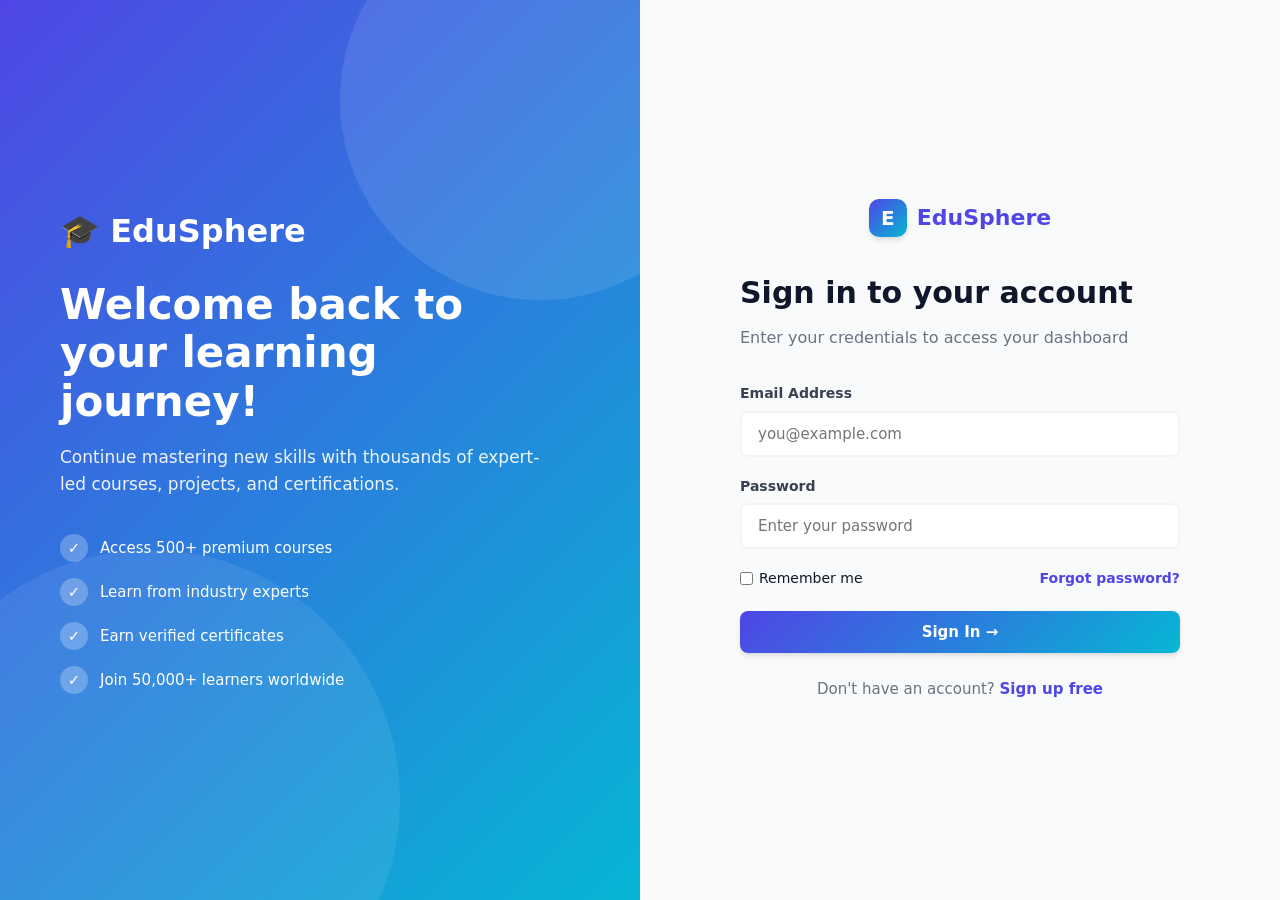
<file: docs/index.html>
<!DOCTYPE html>
<html lang="en">
<head>
<meta charset="UTF-8"/>
<meta name="viewport" content="width=device-width,initial-scale=1.0"/>
<title>EduSphere — Learn Without Limits | Online Courses & Certifications</title>
<meta name="description" content="EduSphere is a modern e-learning platform with 500+ expert-led courses in coding, design, business, and more. Start learning today!"/>
<link rel="stylesheet" href="css/style.css"/>
</head>
<body>

<!-- ============ NAVBAR ============ -->
<nav class="navbar">
  <div class="nav-wrap">
    <a href="index.html" class="brand">
      <span class="brand-logo">E</span> EduSphere
    </a>
    <ul class="nav-links" id="navLinks">
      <li><a href="index.html" class="active">Home</a></li>
      <li><a href="learning.html">Learning</a></li>
      <li><a href="contact.html">Contact</a></li>
    </ul>
    <div style="display:flex;align-items:center;gap:12px;">
      <div id="userSlot"></div>
      <button class="menu-toggle" id="menuToggle">☰</button>
    </div>
  </div>
</nav>

<!-- ============ HERO ============ -->
<section class="hero">
  <div class="container hero-grid">
    <div>
      <span class="hero-tag">⭐ Rated #1 Learning Platform 2025</span>
      <h1>Learn skills for the <span class="accent">future of work</span></h1>
      <p>Master in-demand skills with 500+ expert-led courses, real-world projects, and globally recognized certifications — all in one place.</p>
      <div class="hero-cta">
        <a href="learning.html" class="btn btn-primary">Explore Courses 🚀</a>
        <a href="#features" class="btn btn-outline">▶ Watch Demo</a>
      </div>
      <div class="hero-stats">
        <div class="stat"><strong>50K+</strong><span>Active Students</span></div>
        <div class="stat"><strong>500+</strong><span>Expert Courses</span></div>
        <div class="stat"><strong>92%</strong><span>Success Rate</span></div>
      </div>
    </div>
    <div class="hero-visual">
      <div class="floating-card fc-1">
        <div class="icon">📚</div>
        <div>500+ Courses<br/><span style="color:#6b7280;font-weight:400;font-size:12px;">All categories</span></div>
      </div>
      <div class="floating-card fc-2">
        <div class="icon">🏆</div>
        <div>Certificate<br/><span style="color:#6b7280;font-weight:400;font-size:12px;">Industry recognized</span></div>
      </div>
      <div class="floating-card fc-3">
        <div class="icon">👥</div>
        <div>Live Mentors<br/><span style="color:#6b7280;font-weight:400;font-size:12px;">24/7 Support</span></div>
      </div>
      <div class="play-btn">▶</div>
    </div>
  </div>
</section>

<!-- ============ FEATURES ============ -->
<section class="section" id="features">
  <div class="container">
    <div class="section-head">
      <span class="section-tag">WHY EDUSPHERE</span>
      <h2>Everything you need to grow your career</h2>
      <p>Built by educators, designed for learners. Discover what makes us different.</p>
    </div>
    <div class="features-grid">
      <div class="feature-card">
        <div class="feature-icon">🎯</div>
        <h3>Expert Instructors</h3>
        <p>Learn from professionals at Google, Microsoft, Amazon, and leading startups.</p>
      </div>
      <div class="feature-card">
        <div class="feature-icon">💡</div>
        <h3>Hands-on Projects</h3>
        <p>Build a portfolio with real-world projects reviewed by industry mentors.</p>
      </div>
      <div class="feature-card">
        <div class="feature-icon">🏅</div>
        <h3>Verified Certificates</h3>
        <p>Earn certificates that are recognized and valued by top global companies.</p>
      </div>
      <div class="feature-card">
        <div class="feature-icon">⏰</div>
        <h3>Learn at Your Pace</h3>
        <p>Lifetime access. Learn anytime, anywhere, on any device — no deadlines.</p>
      </div>
    </div>
  </div>
</section>

<!-- ============ POPULAR COURSES ============ -->
<section class="section" style="background:white;">
  <div class="container">
    <div class="section-head">
      <span class="section-tag">TRENDING NOW</span>
      <h2>Popular courses this week</h2>
      <p>Hand-picked courses students are loving right now</p>
    </div>
    <div class="courses-grid">

      <div class="course-card">
        <div class="course-thumb" style="background:linear-gradient(135deg,#4f46e5,#06b6d4);">
          <span class="badge">BESTSELLER</span>JS
        </div>
        <div class="course-body">
          <span class="course-cat">Web Development</span>
          <h3>Modern JavaScript Mastery</h3>
          <p>From fundamentals to ES2024 — build real projects from scratch.</p>
          <div class="course-meta">
            <span>📺 42 lessons</span>
            <span class="stars">★ 4.9</span>
            <span class="price">₹1,499</span>
          </div>
        </div>
      </div>

      <div class="course-card">
        <div class="course-thumb" style="background:linear-gradient(135deg,#f59e0b,#ef4444);">
          <span class="badge">NEW</span>PY
        </div>
        <div class="course-body">
          <span class="course-cat">Data Science</span>
          <h3>Python for Data Science</h3>
          <p>Pandas, NumPy, Matplotlib — analyze data like a pro.</p>
          <div class="course-meta">
            <span>📺 56 lessons</span>
            <span class="stars">★ 4.8</span>
            <span class="price">₹1,999</span>
          </div>
        </div>
      </div>

      <div class="course-card">
        <div class="course-thumb" style="background:linear-gradient(135deg,#10b981,#06b6d4);">
          <span class="badge">HOT 🔥</span>UX
        </div>
        <div class="course-body">
          <span class="course-cat">Design</span>
          <h3>UI/UX Design Bootcamp</h3>
          <p>Master Figma, design systems, and user research methods.</p>
          <div class="course-meta">
            <span>📺 38 lessons</span>
            <span class="stars">★ 4.9</span>
            <span class="price">₹2,499</span>
          </div>
        </div>
      </div>

      <div class="course-card">
        <div class="course-thumb" style="background:linear-gradient(135deg,#8b5cf6,#ec4899);">
          <span class="badge">FREE</span>AI
        </div>
        <div class="course-body">
          <span class="course-cat">Artificial Intelligence</span>
          <h3>Intro to Machine Learning</h3>
          <p>Understand AI, neural networks, and build your first model.</p>
          <div class="course-meta">
            <span>📺 28 lessons</span>
            <span class="stars">★ 4.7</span>
            <span class="price" style="color:var(--success);">FREE</span>
          </div>
        </div>
      </div>

    </div>
    <div style="text-align:center;margin-top:40px;">
      <a href="learning.html" class="btn btn-outline">View All Courses →</a>
    </div>
  </div>
</section>

<!-- ============ TESTIMONIALS ============ -->
<section class="section">
  <div class="container">
    <div class="section-head">
      <span class="section-tag">TESTIMONIALS</span>
      <h2>Loved by learners worldwide</h2>
      <p>Don't take our word for it — hear what our students say</p>
    </div>
    <div class="testimonials-grid">
      <div class="testimonial">
        <p>"EduSphere completely changed my career. I went from zero coding knowledge to landing my first developer job in 6 months!"</p>
        <div class="who"><div class="av">PS</div><div><strong>Priya Sharma</strong><span>Frontend Developer @ Infosys</span></div></div>
      </div>
      <div class="testimonial">
        <p>"The hands-on projects and instructor feedback were game-changing. Best investment I've made in myself."</p>
        <div class="who"><div class="av">RK</div><div><strong>Rahul Kumar</strong><span>Data Analyst @ TCS</span></div></div>
      </div>
      <div class="testimonial">
        <p>"Affordable, flexible, and incredibly well-designed. I recommend EduSphere to every student I know!"</p>
        <div class="who"><div class="av">AM</div><div><strong>Anita Mehta</strong><span>UI Designer @ Startup</span></div></div>
      </div>
    </div>
  </div>
</section>

<!-- ============ CTA ============ -->
<section class="section" style="background:var(--gradient);color:white;text-align:center;">
  <div class="container">
    <h2 style="font-size:36px;margin-bottom:14px;">Ready to start learning?</h2>
    <p style="font-size:18px;opacity:0.92;margin-bottom:30px;">Join 50,000+ learners building careers they love.</p>
    <a href="learning.html" class="btn" style="background:white;color:var(--primary);">Browse Courses →</a>
  </div>
</section>

<!-- ============ FOOTER ============ -->
<footer class="footer">
  <div class="container">
    <div class="footer-grid">
      <div>
        <div class="brand" style="color:white;"><span class="brand-logo">E</span> EduSphere</div>
        <p>Empowering 50,000+ learners worldwide to master in-demand skills and transform their careers.</p>
      </div>
      <div>
        <h4>Quick Links</h4>
        <ul><li><a href="index.html">Home</a></li><li><a href="learning.html">Learning</a></li><li><a href="contact.html">Contact</a></li></ul>
      </div>
      <div>
        <h4>Categories</h4>
        <ul><li><a href="learning.html">Web Dev</a></li><li><a href="learning.html">Data Science</a></li><li><a href="learning.html">Design</a></li><li><a href="learning.html">Business</a></li></ul>
      </div>
      <div>
        <h4>Support</h4>
        <ul><li><a href="contact.html">Help Center</a></li><li><a href="contact.html">Contact Us</a></li><li><a href="#">Privacy</a></li><li><a href="#">Terms</a></li></ul>
      </div>
    </div>
    <div class="footer-bottom">© 2025 EduSphere. Built for BCA Project. All rights reserved.</div>
  </div>
</footer>

<script src="js/auth.js"></script>
<script>
  // 🔒 Auth guard — protects this page
  Auth.requireAuth();
</script>
<script src="js/chatbot.js"></script>
</body>
</html>
</file>
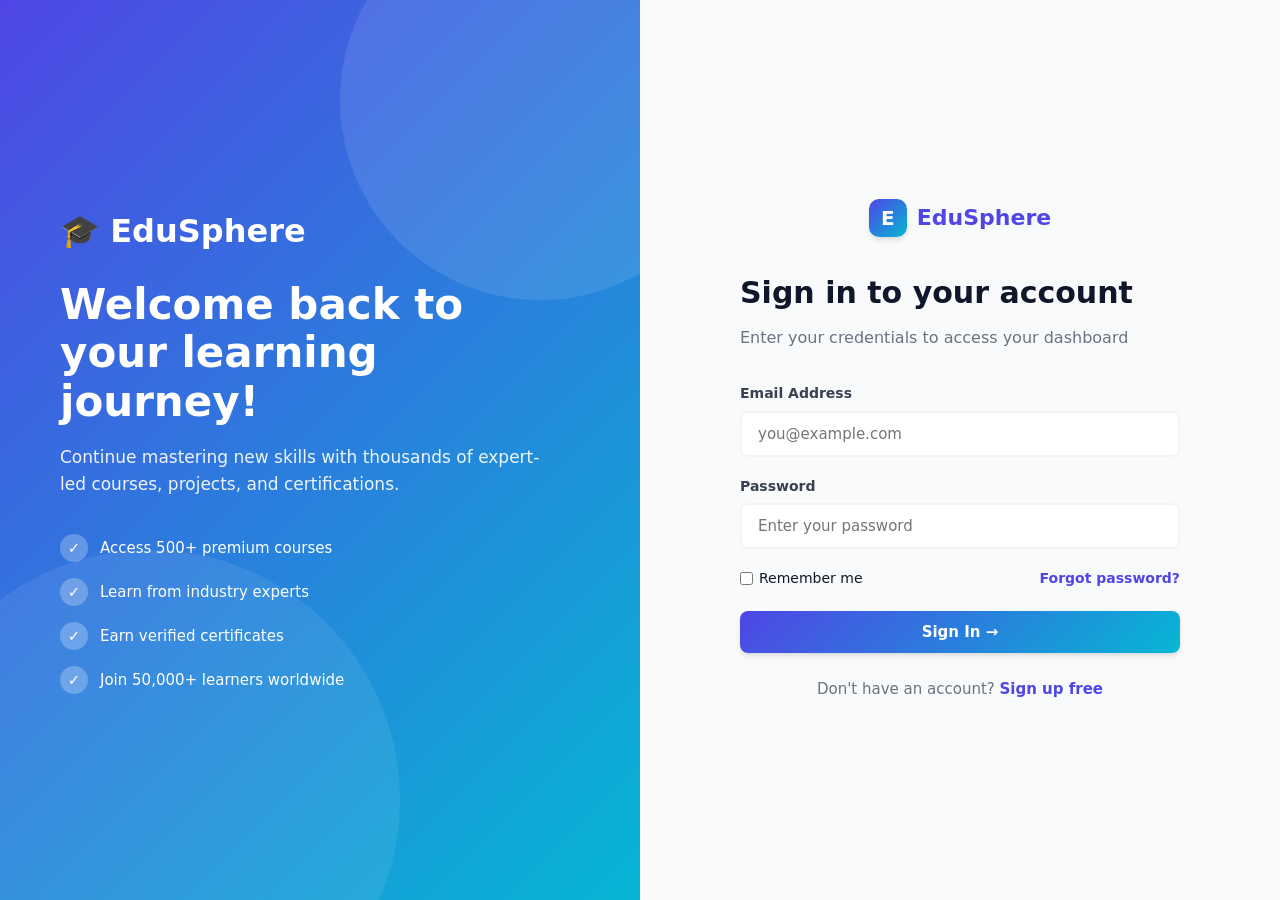
<file: docs/contact.html>
<!DOCTYPE html>
<html lang="en">
<head>
<meta charset="UTF-8"/>
<meta name="viewport" content="width=device-width,initial-scale=1.0"/>
<title>Contact Us — EduSphere | Get in Touch</title>
<meta name="description" content="Have questions about our courses? Reach out to the EduSphere team — we typically reply within 24 hours."/>
<link rel="stylesheet" href="css/style.css"/>
</head>
<body>

<!-- NAVBAR -->
<nav class="navbar">
  <div class="nav-wrap">
    <a href="index.html" class="brand"><span class="brand-logo">E</span> EduSphere</a>
    <ul class="nav-links" id="navLinks">
      <li><a href="index.html">Home</a></li>
      <li><a href="learning.html">Learning</a></li>
      <li><a href="contact.html" class="active">Contact</a></li>
    </ul>
    <div style="display:flex;align-items:center;gap:12px;">
      <div id="userSlot"></div>
      <button class="menu-toggle" id="menuToggle">☰</button>
    </div>
  </div>
</nav>

<section class="section">
  <div class="container">
    <div class="section-head">
      <span class="section-tag">GET IN TOUCH</span>
      <h2>We'd love to hear from you</h2>
      <p>Got a question about a course, payment, or technical issue? Our team is here to help.</p>
    </div>

    <div class="contact-grid">
      <!-- Info card -->
      <div class="contact-info-card">
        <h3>Contact Information</h3>
        <p>Reach out through any channel below — we respond within 24 hours.</p>

        <div class="info-item">
          <div class="ic">📧</div>
          <div><strong>Email</strong><span>support@edusphere.com</span></div>
        </div>
        <div class="info-item">
          <div class="ic">📞</div>
          <div><strong>Phone</strong><span>+91 98765 43210</span></div>
        </div>
        <div class="info-item">
          <div class="ic">📍</div>
          <div><strong>Office</strong><span>123 Learning Lane, Bengaluru, India 560001</span></div>
        </div>
        <div class="info-item">
          <div class="ic">🕒</div>
          <div><strong>Hours</strong><span>Mon - Sat: 9:00 AM - 7:00 PM IST</span></div>
        </div>

        <div class="socials">
          <a href="#" title="Twitter">𝕏</a>
          <a href="#" title="Facebook">f</a>
          <a href="#" title="LinkedIn">in</a>
          <a href="#" title="Instagram">📷</a>
          <a href="#" title="YouTube">▶</a>
        </div>
      </div>

      <!-- Form card -->
      <div class="contact-form-card">
        <h3>Send us a message</h3>
        <p>Fill out the form below and we'll get back to you shortly.</p>

        <div class="alert alert-success" id="okAlert">✅ Thank you! Your message has been sent successfully.</div>
        <div class="alert alert-error" id="errAlert"></div>

        <form id="contactForm" novalidate>
          <div class="field-row">
            <div class="field">
              <label for="cName">Full Name</label>
              <input type="text" id="cName" placeholder="John Doe" required/>
              <div class="err">Please enter your name.</div>
            </div>
            <div class="field">
              <label for="cEmail">Email</label>
              <input type="email" id="cEmail" placeholder="you@example.com" required/>
              <div class="err">Please enter a valid email.</div>
            </div>
          </div>

          <div class="field">
            <label for="cSubject">Subject</label>
            <select id="cSubject" required>
              <option value="">Select a topic...</option>
              <option>General Inquiry</option>
              <option>Course Question</option>
              <option>Payment / Billing</option>
              <option>Technical Support</option>
              <option>Partnership</option>
              <option>Other</option>
            </select>
            <div class="err">Please select a subject.</div>
          </div>

          <div class="field">
            <label for="cMessage">Message</label>
            <textarea id="cMessage" rows="6" placeholder="Tell us how we can help..." required></textarea>
            <div class="err">Please write your message (min 10 chars).</div>
          </div>

          <button type="submit" class="btn btn-primary btn-block">Send Message ✉️</button>
        </form>
      </div>
    </div>

    <!-- FAQ -->
    <div class="faq">
      <div class="section-head">
        <span class="section-tag">FAQ</span>
        <h2>Frequently asked questions</h2>
      </div>

      <div class="faq-item">
        <button class="faq-q">How do I enroll in a course? <span class="arrow">▼</span></button>
        <div class="faq-a"><p>Browse the Learning page, click on any course, and hit "Enroll Now". For paid courses you'll be guided through checkout.</p></div>
      </div>
      <div class="faq-item">
        <button class="faq-q">Do you offer refunds? <span class="arrow">▼</span></button>
        <div class="faq-a"><p>Yes — we offer a 30-day money-back guarantee on all paid courses. No questions asked.</p></div>
      </div>
      <div class="faq-item">
        <button class="faq-q">Will I get a certificate? <span class="arrow">▼</span></button>
        <div class="faq-a"><p>Yes! Complete any course with at least 80% score and you'll receive an industry-recognized certificate.</p></div>
      </div>
      <div class="faq-item">
        <button class="faq-q">Can I learn at my own pace? <span class="arrow">▼</span></button>
        <div class="faq-a"><p>Absolutely. All courses come with lifetime access — learn whenever and wherever you want.</p></div>
      </div>
      <div class="faq-item">
        <button class="faq-q">Are there any free courses? <span class="arrow">▼</span></button>
        <div class="faq-a"><p>Yes, we have 50+ completely free courses, especially for beginners. Look for the "FREE" badge on the Learning page.</p></div>
      </div>
    </div>
  </div>
</section>

<!-- FOOTER -->
<footer class="footer">
  <div class="container">
    <div class="footer-grid">
      <div>
        <div class="brand" style="color:white;"><span class="brand-logo">E</span> EduSphere</div>
        <p>Empowering learners worldwide to master in-demand skills.</p>
      </div>
      <div><h4>Quick Links</h4><ul><li><a href="index.html">Home</a></li><li><a href="learning.html">Learning</a></li><li><a href="contact.html">Contact</a></li></ul></div>
      <div><h4>Categories</h4><ul><li><a href="#">Web Dev</a></li><li><a href="#">Data Science</a></li><li><a href="#">Design</a></li></ul></div>
      <div><h4>Support</h4><ul><li><a href="contact.html">Help Center</a></li><li><a href="#">Privacy</a></li><li><a href="#">Terms</a></li></ul></div>
    </div>
    <div class="footer-bottom">© 2025 EduSphere. Built for BCA Project. All rights reserved.</div>
  </div>
</footer>

<script src="js/auth.js"></script>
<script>Auth.requireAuth();</script>
<script>
  // FAQ accordion
  document.querySelectorAll('.faq-q').forEach(q => {
    q.addEventListener('click', () => q.parentElement.classList.toggle('open'));
  });

  // Contact form
  const form = document.getElementById('contactForm');
  const ok = document.getElementById('okAlert');
  const err = document.getElementById('errAlert');

  function setErr(el) { el.parentElement.classList.add('has-error'); }
  function clearAll() {
    document.querySelectorAll('.field').forEach(f => f.classList.remove('has-error'));
    ok.classList.remove('show'); err.classList.remove('show');
  }

  form.addEventListener('submit', (e) => {
    e.preventDefault();
    clearAll();
    const n = document.getElementById('cName');
    const em = document.getElementById('cEmail');
    const sb = document.getElementById('cSubject');
    const ms = document.getElementById('cMessage');
    let valid = true;
    if (!n.value.trim()) { setErr(n); valid = false; }
    if (!/^[^\s@]+@[^\s@]+\.[^\s@]+$/.test(em.value)) { setErr(em); valid = false; }
    if (!sb.value) { setErr(sb); valid = false; }
    if (ms.value.trim().length < 10) { setErr(ms); valid = false; }
    if (!valid) return;
    ok.classList.add('show');
    form.reset();
    setTimeout(() => ok.classList.remove('show'), 5000);
  });

  // Pre-fill name/email from session
  const s = Auth.getSession();
  if (s) {
    document.getElementById('cName').value = `${s.firstName} ${s.lastName}`;
    document.getElementById('cEmail').value = s.email;
  }
</script>
<script src="js/chatbot.js"></script>
</body>
</html>
</file>
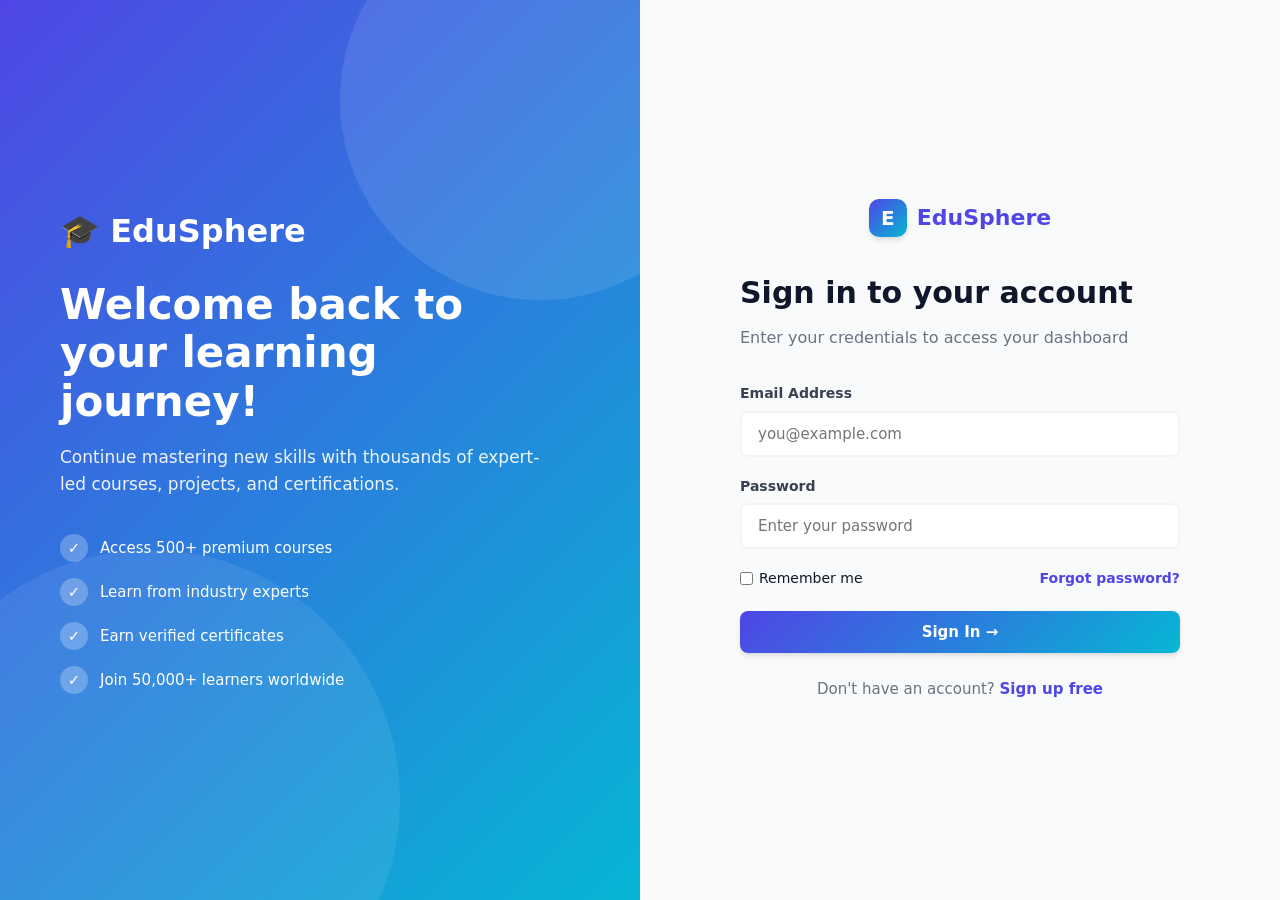
<file: docs/learning.html>
<!DOCTYPE html>
<html lang="en">
<head>
<meta charset="UTF-8"/>
<meta name="viewport" content="width=device-width,initial-scale=1.0"/>
<title>Learning — EduSphere | Browse 500+ Courses</title>
<meta name="description" content="Browse our complete catalog of online courses across 8 categories. Find your next learning adventure on EduSphere."/>
<link rel="stylesheet" href="css/style.css"/>
</head>
<body>

<!-- NAVBAR -->
<nav class="navbar">
  <div class="nav-wrap">
    <a href="index.html" class="brand"><span class="brand-logo">E</span> EduSphere</a>
    <ul class="nav-links" id="navLinks">
      <li><a href="index.html">Home</a></li>
      <li><a href="learning.html" class="active">Learning</a></li>
      <li><a href="contact.html">Contact</a></li>
    </ul>
    <div style="display:flex;align-items:center;gap:12px;">
      <div id="userSlot"></div>
      <button class="menu-toggle" id="menuToggle">☰</button>
    </div>
  </div>
</nav>

<!-- HERO -->
<section class="learning-hero">
  <div class="container">
    <h1>Discover your next skill 📚</h1>
    <p>Explore 500+ courses across 8 categories taught by world-class instructors.</p>
    <div class="search-bar">
      <input type="text" id="searchInput" placeholder="Search courses, topics, instructors..."/>
      <button onclick="filterCourses()">🔍 Search</button>
    </div>
  </div>
</section>

<div class="container">

  <!-- MY LEARNING (enrolled) -->
  <section class="my-learning" id="myLearning">
    <h2>📖 My Learning</h2>
    <p>Pick up where you left off</p>
    <div class="enrolled-list" id="enrolledList"></div>
  </section>

  <!-- CATEGORIES -->
  <section style="margin-bottom:40px;">
    <div class="section-head" style="margin-bottom:30px;text-align:left;">
      <h2 style="font-size:28px;">Browse by category</h2>
      <p>Find your perfect learning path</p>
    </div>
    <div class="cats-grid" id="catsGrid">
      <div class="cat-pill active" data-cat="all"><span class="ic">🌟</span><strong>All</strong><span>500+ courses</span></div>
      <div class="cat-pill" data-cat="web"><span class="ic">💻</span><strong>Web Dev</strong><span>120 courses</span></div>
      <div class="cat-pill" data-cat="data"><span class="ic">📊</span><strong>Data Science</strong><span>85 courses</span></div>
      <div class="cat-pill" data-cat="design"><span class="ic">🎨</span><strong>Design</strong><span>60 courses</span></div>
      <div class="cat-pill" data-cat="ai"><span class="ic">🤖</span><strong>AI / ML</strong><span>45 courses</span></div>
      <div class="cat-pill" data-cat="mobile"><span class="ic">📱</span><strong>Mobile</strong><span>50 courses</span></div>
      <div class="cat-pill" data-cat="business"><span class="ic">💼</span><strong>Business</strong><span>70 courses</span></div>
      <div class="cat-pill" data-cat="lang"><span class="ic">🗣️</span><strong>Languages</strong><span>40 courses</span></div>
    </div>
  </section>

  <!-- COURSES -->
  <section class="section" style="padding-top:0;">
    <div class="section-head" style="text-align:left;margin-bottom:30px;">
      <h2 style="font-size:28px;" id="catTitle">All Courses</h2>
      <p id="catCount">Showing all courses</p>
    </div>
    <div class="courses-grid" id="coursesGrid"></div>
    <div id="noResults" style="display:none;text-align:center;padding:60px;color:var(--gray-500);">
      <div style="font-size:60px;margin-bottom:14px;">🔍</div>
      <h3 style="margin-bottom:8px;">No courses found</h3>
      <p>Try a different search or category</p>
    </div>
  </section>
</div>

<!-- FOOTER -->
<footer class="footer">
  <div class="container">
    <div class="footer-grid">
      <div>
        <div class="brand" style="color:white;"><span class="brand-logo">E</span> EduSphere</div>
        <p>Empowering learners worldwide to master in-demand skills.</p>
      </div>
      <div><h4>Quick Links</h4><ul><li><a href="index.html">Home</a></li><li><a href="learning.html">Learning</a></li><li><a href="contact.html">Contact</a></li></ul></div>
      <div><h4>Categories</h4><ul><li><a href="#">Web Dev</a></li><li><a href="#">Data Science</a></li><li><a href="#">Design</a></li></ul></div>
      <div><h4>Support</h4><ul><li><a href="contact.html">Help Center</a></li><li><a href="#">Privacy</a></li><li><a href="#">Terms</a></li></ul></div>
    </div>
    <div class="footer-bottom">© 2025 EduSphere. Built for BCA Project. All rights reserved.</div>
  </div>
</footer>

<script src="js/auth.js"></script>
<script>Auth.requireAuth();</script>
<script>
  // ===== Course Data =====
  const COURSES = [
    {id:1, cat:'web', title:'Modern JavaScript Mastery', desc:'From fundamentals to ES2024 — build real projects.', price:'₹1,499', rating:4.9, lessons:42, badge:'BESTSELLER', icon:'JS', grad:'linear-gradient(135deg,#4f46e5,#06b6d4)'},
    {id:2, cat:'web', title:'React.js Complete Guide', desc:'Master React, hooks, Redux & Next.js fundamentals.', price:'₹1,999', rating:4.8, lessons:65, badge:'POPULAR', icon:'⚛️', grad:'linear-gradient(135deg,#06b6d4,#3b82f6)'},
    {id:3, cat:'web', title:'HTML & CSS from Zero', desc:'Build beautiful responsive websites from scratch.', price:'FREE', rating:4.7, lessons:30, badge:'FREE', icon:'</>', grad:'linear-gradient(135deg,#f59e0b,#ef4444)'},
    {id:4, cat:'data', title:'Python for Data Science', desc:'Pandas, NumPy, Matplotlib — analyze data like a pro.', price:'₹1,999', rating:4.8, lessons:56, badge:'NEW', icon:'PY', grad:'linear-gradient(135deg,#f59e0b,#ef4444)'},
    {id:5, cat:'data', title:'SQL & Database Mastery', desc:'Query databases like a pro. MySQL, PostgreSQL covered.', price:'₹999', rating:4.6, lessons:35, badge:'HOT 🔥', icon:'DB', grad:'linear-gradient(135deg,#10b981,#06b6d4)'},
    {id:6, cat:'design', title:'UI/UX Design Bootcamp', desc:'Master Figma, design systems & user research.', price:'₹2,499', rating:4.9, lessons:38, badge:'BESTSELLER', icon:'UX', grad:'linear-gradient(135deg,#10b981,#06b6d4)'},
    {id:7, cat:'design', title:'Graphic Design Essentials', desc:'Photoshop, Illustrator, branding fundamentals.', price:'₹1,499', rating:4.5, lessons:42, badge:'NEW', icon:'🎨', grad:'linear-gradient(135deg,#ec4899,#8b5cf6)'},
    {id:8, cat:'ai', title:'Intro to Machine Learning', desc:'Understand AI, neural networks & build your first model.', price:'FREE', rating:4.7, lessons:28, badge:'FREE', icon:'AI', grad:'linear-gradient(135deg,#8b5cf6,#ec4899)'},
    {id:9, cat:'ai', title:'Deep Learning with TensorFlow', desc:'Build CNNs, RNNs and real neural networks.', price:'₹3,499', rating:4.8, lessons:72, badge:'ADVANCED', icon:'🧠', grad:'linear-gradient(135deg,#6366f1,#8b5cf6)'},
    {id:10, cat:'mobile', title:'Flutter App Development', desc:'Build cross-platform iOS & Android apps with Flutter.', price:'₹1,999', rating:4.7, lessons:48, badge:'POPULAR', icon:'📱', grad:'linear-gradient(135deg,#06b6d4,#3b82f6)'},
    {id:11, cat:'mobile', title:'Android with Kotlin', desc:'Native Android development from beginner to advanced.', price:'₹1,799', rating:4.6, lessons:55, badge:'NEW', icon:'🤖', grad:'linear-gradient(135deg,#10b981,#059669)'},
    {id:12, cat:'business', title:'Digital Marketing Mastery', desc:'SEO, ads, social media — grow any brand online.', price:'₹1,299', rating:4.7, lessons:40, badge:'HOT 🔥', icon:'📈', grad:'linear-gradient(135deg,#f59e0b,#ef4444)'},
    {id:13, cat:'business', title:'Entrepreneurship 101', desc:'From idea to launch — start your own business.', price:'₹999', rating:4.5, lessons:32, badge:'NEW', icon:'💼', grad:'linear-gradient(135deg,#3b82f6,#6366f1)'},
    {id:14, cat:'lang', title:'Spoken English Fluency', desc:'Speak English confidently in 30 days.', price:'₹799', rating:4.8, lessons:60, badge:'BESTSELLER', icon:'🇬🇧', grad:'linear-gradient(135deg,#ef4444,#f59e0b)'},
    {id:15, cat:'lang', title:'Learn Spanish Basics', desc:'Conversational Spanish for travelers and beginners.', price:'₹699', rating:4.6, lessons:45, badge:'NEW', icon:'🇪🇸', grad:'linear-gradient(135deg,#dc2626,#f59e0b)'},
    {id:16, cat:'web', title:'Node.js & Express Backend', desc:'Build REST APIs and full-stack apps.', price:'₹1,799', rating:4.7, lessons:50, badge:'POPULAR', icon:'⚙️', grad:'linear-gradient(135deg,#10b981,#06b6d4)'},
  ];

  // ===== Render enrolled (mocked: first 3 courses with random progress) =====
  function renderEnrolled() {
    const session = Auth.getSession();
    const sample = COURSES.slice(0, 3).map((c, i) => ({
      ...c, progress: [65, 30, 85][i]
    }));
    const html = sample.map(c => `
      <div class="enrolled">
        <div class="top">
          <div class="ic" style="background:${c.grad};">${c.icon}</div>
          <div>
            <strong>${c.title}</strong>
            <span>${c.lessons} lessons</span>
          </div>
        </div>
        <div class="progress"><div class="progress-bar" style="width:${c.progress}%;"></div></div>
        <span class="pct">${c.progress}% complete</span>
      </div>
    `).join('');
    document.getElementById('enrolledList').innerHTML = html;
  }

  // ===== Render courses =====
  let currentCat = 'all';
  let currentSearch = '';

  function renderCourses() {
    let list = COURSES;
    if (currentCat !== 'all') list = list.filter(c => c.cat === currentCat);
    if (currentSearch) {
      const s = currentSearch.toLowerCase();
      list = list.filter(c => c.title.toLowerCase().includes(s) || c.desc.toLowerCase().includes(s));
    }
    const grid = document.getElementById('coursesGrid');
    const empty = document.getElementById('noResults');
    if (list.length === 0) {
      grid.innerHTML = ''; empty.style.display = 'block';
    } else {
      empty.style.display = 'none';
      grid.innerHTML = list.map(c => `
        <div class="course-card">
          <div class="course-thumb" style="background:${c.grad};">
            <span class="badge">${c.badge}</span>${c.icon}
          </div>
          <div class="course-body">
            <span class="course-cat">${catName(c.cat)}</span>
            <h3>${c.title}</h3>
            <p>${c.desc}</p>
            <div class="course-meta">
              <span>📺 ${c.lessons} lessons</span>
              <span class="stars">★ ${c.rating}</span>
              <span class="price" style="${c.price==='FREE'?'color:var(--success);':''}">${c.price}</span>
            </div>
          </div>
        </div>
      `).join('');
    }
    document.getElementById('catCount').textContent = `Showing ${list.length} course${list.length!==1?'s':''}`;
  }

  function catName(c) {
    return ({web:'Web Development', data:'Data Science', design:'Design',
             ai:'Artificial Intelligence', mobile:'Mobile', business:'Business',
             lang:'Languages'})[c] || 'Course';
  }

  // Category clicks
  document.querySelectorAll('.cat-pill').forEach(p => {
    p.addEventListener('click', () => {
      document.querySelectorAll('.cat-pill').forEach(x => x.classList.remove('active'));
      p.classList.add('active');
      currentCat = p.dataset.cat;
      document.getElementById('catTitle').textContent =
        currentCat === 'all' ? 'All Courses' : catName(currentCat);
      renderCourses();
    });
  });

  // Search
  function filterCourses() {
    currentSearch = document.getElementById('searchInput').value.trim();
    renderCourses();
  }
  document.getElementById('searchInput').addEventListener('input', filterCourses);

  // Init
  renderEnrolled();
  renderCourses();
</script>
<script src="js/chatbot.js"></script>
</body>
</html>
</file>
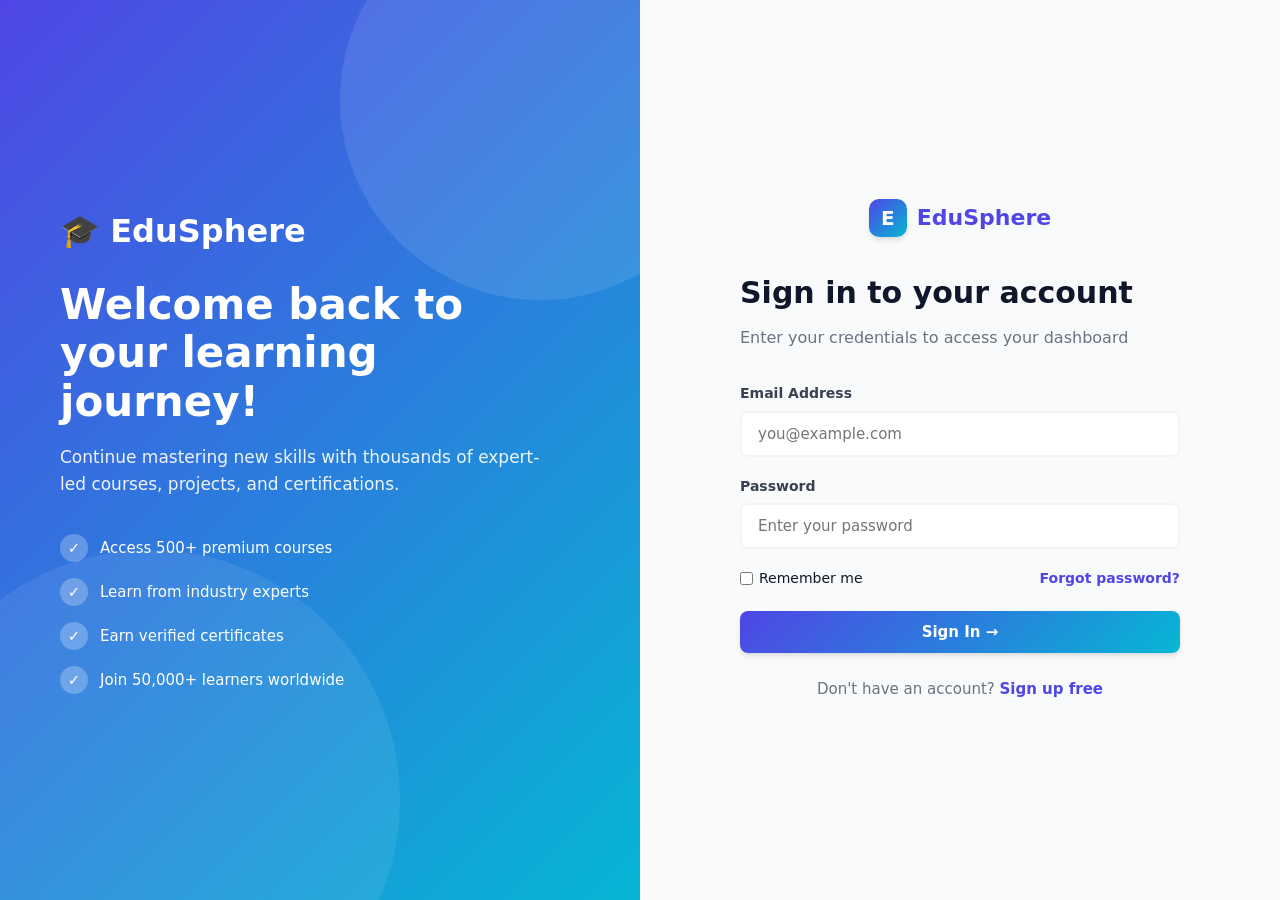
<file: docs/login.html>
<!DOCTYPE html>
<html lang="en">
<head>
<meta charset="UTF-8"/>
<meta name="viewport" content="width=device-width,initial-scale=1.0"/>
<title>Login — EduSphere | E-Learning Platform</title>
<meta name="description" content="Login to EduSphere e-learning platform and continue your learning journey."/>
<link rel="stylesheet" href="css/style.css"/>
</head>
<body>
<div class="auth-page">
  <!-- Visual side -->
  <aside class="auth-visual">
    <div class="auth-visual-inner">
      <div style="font-size:32px;margin-bottom:24px;">🎓 <strong>EduSphere</strong></div>
      <h1>Welcome back to your learning journey!</h1>
      <p>Continue mastering new skills with thousands of expert-led courses, projects, and certifications.</p>
      <div class="auth-features">
        <div><span class="check">✓</span> Access 500+ premium courses</div>
        <div><span class="check">✓</span> Learn from industry experts</div>
        <div><span class="check">✓</span> Earn verified certificates</div>
        <div><span class="check">✓</span> Join 50,000+ learners worldwide</div>
      </div>
    </div>
  </aside>

  <!-- Form side -->
  <main class="auth-form-side">
    <div class="auth-form-wrap">
      <div class="auth-brand">
        <div class="brand-logo">E</div> EduSphere
      </div>
      <h2>Sign in to your account</h2>
      <p class="sub">Enter your credentials to access your dashboard</p>

      <div class="alert alert-error" id="alert"></div>
      <div class="alert alert-success" id="alertOk"></div>

      <form id="loginForm" novalidate>
        <div class="field">
          <label for="email">Email Address</label>
          <input type="email" id="email" placeholder="you@example.com" required/>
          <div class="err">Please enter a valid email.</div>
        </div>

        <div class="field">
          <label for="password">Password</label>
          <input type="password" id="password" placeholder="Enter your password" required/>
          <div class="err">Password must be at least 6 characters.</div>
        </div>

        <div class="auth-extra">
          <label style="display:flex;gap:6px;align-items:center;cursor:pointer;">
            <input type="checkbox"/> Remember me
          </label>
          <a href="#">Forgot password?</a>
        </div>

        <button type="submit" class="btn btn-primary btn-block">Sign In →</button>
      </form>

      <p class="auth-switch">Don't have an account? <a href="signup.html">Sign up free</a></p>
    </div>
  </main>
</div>

<script src="js/auth.js"></script>
<script>
  // If already logged in, skip to home
  if (Auth.getSession()) window.location.href = 'index.html';

  const form = document.getElementById('loginForm');
  const emailF = document.getElementById('email');
  const passF = document.getElementById('password');
  const alertBox = document.getElementById('alert');
  const alertOk = document.getElementById('alertOk');

  function setError(el, msg) {
    el.parentElement.classList.add('has-error');
    if (msg) el.parentElement.querySelector('.err').textContent = msg;
  }
  function clearErrors() {
    document.querySelectorAll('.field').forEach(f => f.classList.remove('has-error'));
    alertBox.classList.remove('show');
    alertOk.classList.remove('show');
  }

  form.addEventListener('submit', (e) => {
    e.preventDefault();
    clearErrors();
    let ok = true;
    if (!/^[^\s@]+@[^\s@]+\.[^\s@]+$/.test(emailF.value)) { setError(emailF); ok = false; }
    if (passF.value.length < 6) { setError(passF); ok = false; }
    if (!ok) return;

    const res = Auth.login(emailF.value, passF.value);
    if (!res.ok) {
      alertBox.textContent = res.error;
      alertBox.classList.add('show');
      return;
    }
    alertOk.textContent = `Welcome back, ${res.user.firstName}! Redirecting...`;
    alertOk.classList.add('show');
    setTimeout(() => window.location.href = 'index.html', 800);
  });
</script>
</body>
</html>
</file>
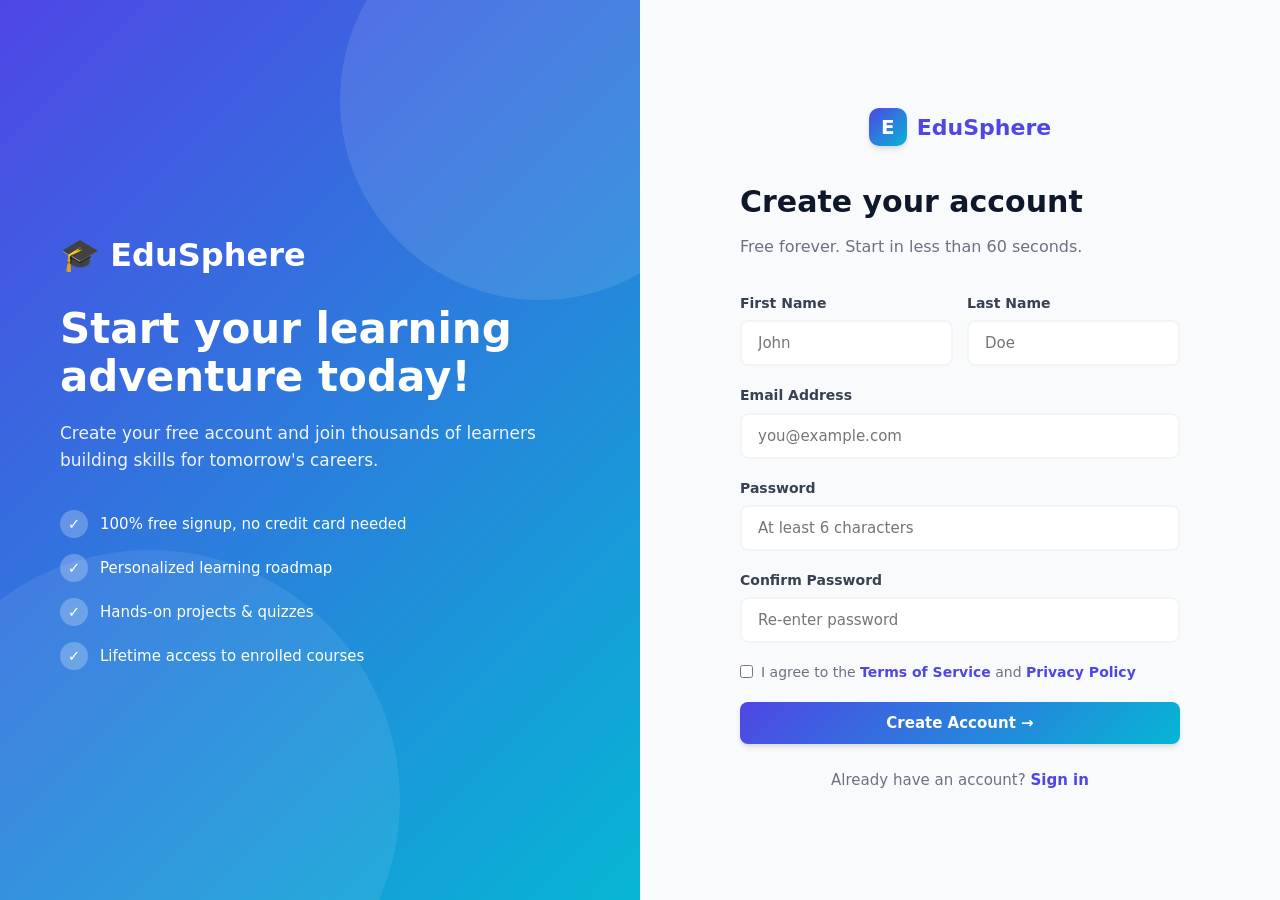
<file: docs/signup.html>
<!DOCTYPE html>
<html lang="en">
<head>
<meta charset="UTF-8"/>
<meta name="viewport" content="width=device-width,initial-scale=1.0"/>
<title>Sign Up — EduSphere | Start Learning Free</title>
<meta name="description" content="Create your free EduSphere account and unlock 500+ expert-led courses today."/>
<link rel="stylesheet" href="css/style.css"/>
</head>
<body>
<div class="auth-page">
  <aside class="auth-visual">
    <div class="auth-visual-inner">
      <div style="font-size:32px;margin-bottom:24px;">🎓 <strong>EduSphere</strong></div>
      <h1>Start your learning adventure today!</h1>
      <p>Create your free account and join thousands of learners building skills for tomorrow's careers.</p>
      <div class="auth-features">
        <div><span class="check">✓</span> 100% free signup, no credit card needed</div>
        <div><span class="check">✓</span> Personalized learning roadmap</div>
        <div><span class="check">✓</span> Hands-on projects & quizzes</div>
        <div><span class="check">✓</span> Lifetime access to enrolled courses</div>
      </div>
    </div>
  </aside>

  <main class="auth-form-side">
    <div class="auth-form-wrap">
      <div class="auth-brand">
        <div class="brand-logo">E</div> EduSphere
      </div>
      <h2>Create your account</h2>
      <p class="sub">Free forever. Start in less than 60 seconds.</p>

      <div class="alert alert-error" id="alert"></div>

      <form id="signupForm" novalidate>
        <div class="field-row">
          <div class="field">
            <label for="firstName">First Name</label>
            <input type="text" id="firstName" placeholder="John" required/>
            <div class="err">Required.</div>
          </div>
          <div class="field">
            <label for="lastName">Last Name</label>
            <input type="text" id="lastName" placeholder="Doe" required/>
            <div class="err">Required.</div>
          </div>
        </div>

        <div class="field">
          <label for="email">Email Address</label>
          <input type="email" id="email" placeholder="you@example.com" required/>
          <div class="err">Please enter a valid email.</div>
        </div>

        <div class="field">
          <label for="password">Password</label>
          <input type="password" id="password" placeholder="At least 6 characters" required/>
          <div class="err">Password must be at least 6 characters.</div>
        </div>

        <div class="field">
          <label for="confirm">Confirm Password</label>
          <input type="password" id="confirm" placeholder="Re-enter password" required/>
          <div class="err">Passwords do not match.</div>
        </div>

        <div style="margin:8px 0 18px;font-size:14px;display:flex;gap:8px;align-items:flex-start;color:#6b7280;">
          <input type="checkbox" id="terms" required style="margin-top:4px;"/>
          <label for="terms">I agree to the <a href="#" style="color:var(--primary);font-weight:600;">Terms of Service</a> and <a href="#" style="color:var(--primary);font-weight:600;">Privacy Policy</a></label>
        </div>

        <button type="submit" class="btn btn-primary btn-block">Create Account →</button>
      </form>

      <p class="auth-switch">Already have an account? <a href="login.html">Sign in</a></p>
    </div>
  </main>
</div>

<script src="js/auth.js"></script>
<script>
  if (Auth.getSession()) window.location.href = 'index.html';

  const form = document.getElementById('signupForm');
  const fn = document.getElementById('firstName');
  const ln = document.getElementById('lastName');
  const em = document.getElementById('email');
  const pw = document.getElementById('password');
  const cf = document.getElementById('confirm');
  const tm = document.getElementById('terms');
  const alertBox = document.getElementById('alert');

  function setErr(el, msg) {
    el.parentElement.classList.add('has-error');
    if (msg) el.parentElement.querySelector('.err').textContent = msg;
  }
  function clear() {
    document.querySelectorAll('.field').forEach(f => f.classList.remove('has-error'));
    alertBox.classList.remove('show');
  }

  form.addEventListener('submit', (e) => {
    e.preventDefault();
    clear();
    let ok = true;
    if (!fn.value.trim()) { setErr(fn); ok = false; }
    if (!ln.value.trim()) { setErr(ln); ok = false; }
    if (!/^[^\s@]+@[^\s@]+\.[^\s@]+$/.test(em.value)) { setErr(em); ok = false; }
    if (pw.value.length < 6) { setErr(pw); ok = false; }
    if (cf.value !== pw.value) { setErr(cf); ok = false; }
    if (!tm.checked) {
      alertBox.textContent = 'Please accept the Terms of Service to continue.';
      alertBox.classList.add('show'); ok = false;
    }
    if (!ok) return;

    const res = Auth.signup({
      firstName: fn.value, lastName: ln.value,
      email: em.value, password: pw.value
    });
    if (!res.ok) {
      alertBox.textContent = res.error;
      alertBox.classList.add('show'); return;
    }
    // Signup successful — redirect to home
    window.location.href = 'index.html';
  });
</script>
</body>
</html>
</file>
<file: docs/css/style.css>
/* ===== EduSphere - E-Learning Website ===== */
/* BCA 3rd Year Project - Shared Stylesheet */

* { margin: 0; padding: 0; box-sizing: border-box; }

:root {
  --primary: #4f46e5;
  --primary-dark: #3730a3;
  --primary-light: #818cf8;
  --secondary: #06b6d4;
  --accent: #f59e0b;
  --success: #10b981;
  --danger: #ef4444;
  --dark: #0f172a;
  --gray-900: #111827;
  --gray-700: #374151;
  --gray-500: #6b7280;
  --gray-300: #d1d5db;
  --gray-100: #f3f4f6;
  --gray-50: #f9fafb;
  --white: #ffffff;
  --gradient: linear-gradient(135deg, #4f46e5 0%, #06b6d4 100%);
  --gradient-2: linear-gradient(135deg, #f59e0b 0%, #ef4444 100%);
  --shadow-sm: 0 1px 2px rgba(0,0,0,0.05);
  --shadow: 0 4px 6px -1px rgba(0,0,0,0.1), 0 2px 4px -1px rgba(0,0,0,0.06);
  --shadow-lg: 0 10px 25px -5px rgba(0,0,0,0.1), 0 8px 10px -6px rgba(0,0,0,0.05);
  --shadow-xl: 0 25px 50px -12px rgba(0,0,0,0.25);
  --radius: 12px;
  --radius-sm: 8px;
  --radius-lg: 20px;
  --transition: all 0.3s cubic-bezier(0.4, 0, 0.2, 1);
}

html { scroll-behavior: smooth; }

body {
  font-family: 'Segoe UI', 'Poppins', system-ui, -apple-system, sans-serif;
  color: var(--gray-900);
  background: var(--gray-50);
  line-height: 1.6;
  min-height: 100vh;
}

a { text-decoration: none; color: inherit; }
img { max-width: 100%; display: block; }
button { cursor: pointer; font-family: inherit; border: none; background: none; }
ul { list-style: none; }

.container { max-width: 1200px; margin: 0 auto; padding: 0 24px; }

/* ===== NAVBAR ===== */
.navbar {
  position: sticky; top: 0; z-index: 100;
  background: rgba(255,255,255,0.95);
  backdrop-filter: blur(12px);
  border-bottom: 1px solid var(--gray-100);
  box-shadow: var(--shadow-sm);
}
.nav-wrap {
  display: flex; align-items: center; justify-content: space-between;
  padding: 16px 24px; max-width: 1280px; margin: 0 auto;
}
.brand {
  display: flex; align-items: center; gap: 10px;
  font-size: 22px; font-weight: 800; color: var(--primary);
}
.brand-logo {
  width: 38px; height: 38px; border-radius: 10px;
  background: var(--gradient);
  display: grid; place-items: center;
  color: white; font-size: 20px; font-weight: 900;
  box-shadow: var(--shadow);
}
.nav-links { display: flex; gap: 8px; align-items: center; }
.nav-links a {
  padding: 10px 18px; border-radius: var(--radius-sm);
  font-weight: 500; color: var(--gray-700);
  transition: var(--transition);
}
.nav-links a:hover { background: var(--gray-100); color: var(--primary); }
.nav-links a.active { background: var(--primary); color: white; }

.user-pill {
  display: flex; align-items: center; gap: 10px;
  padding: 6px 14px 6px 6px;
  background: var(--gray-100);
  border-radius: 999px;
  transition: var(--transition);
}
.user-pill:hover { background: var(--gray-300); }
.user-avatar {
  width: 36px; height: 36px; border-radius: 50%;
  background: var(--gradient);
  display: grid; place-items: center;
  color: white; font-weight: 700; font-size: 14px;
}
.user-name { font-weight: 600; font-size: 14px; color: var(--gray-900); }
.user-menu { position: relative; }
.user-dropdown {
  position: absolute; top: calc(100% + 8px); right: 0;
  background: white; border-radius: var(--radius);
  box-shadow: var(--shadow-xl);
  min-width: 200px; padding: 8px;
  opacity: 0; pointer-events: none;
  transform: translateY(-8px);
  transition: var(--transition);
}
.user-menu.open .user-dropdown { opacity: 1; pointer-events: auto; transform: translateY(0); }
.user-dropdown a, .user-dropdown button {
  display: flex; align-items: center; gap: 10px;
  padding: 10px 14px; border-radius: var(--radius-sm);
  width: 100%; text-align: left;
  font-size: 14px; color: var(--gray-700);
  transition: var(--transition);
}
.user-dropdown a:hover, .user-dropdown button:hover {
  background: var(--gray-100); color: var(--primary);
}
.user-dropdown .logout { color: var(--danger); }

.menu-toggle { display: none; font-size: 24px; color: var(--gray-700); }

/* ===== BUTTONS ===== */
.btn {
  display: inline-flex; align-items: center; justify-content: center; gap: 8px;
  padding: 12px 26px; border-radius: var(--radius-sm);
  font-weight: 600; font-size: 15px;
  transition: var(--transition);
  cursor: pointer;
}
.btn-primary { background: var(--gradient); color: white; box-shadow: var(--shadow); }
.btn-primary:hover { transform: translateY(-2px); box-shadow: var(--shadow-lg); }
.btn-outline { background: white; color: var(--primary); border: 2px solid var(--primary); }
.btn-outline:hover { background: var(--primary); color: white; }
.btn-ghost { background: var(--gray-100); color: var(--gray-900); }
.btn-ghost:hover { background: var(--gray-300); }
.btn-block { width: 100%; }

/* ===== HERO ===== */
.hero {
  position: relative; overflow: hidden;
  background: linear-gradient(135deg, #eef2ff 0%, #ecfeff 100%);
  padding: 80px 0 100px;
}
.hero::before {
  content: ''; position: absolute; top: -100px; right: -100px;
  width: 400px; height: 400px; border-radius: 50%;
  background: radial-gradient(circle, rgba(79,70,229,0.15), transparent 70%);
}
.hero::after {
  content: ''; position: absolute; bottom: -150px; left: -100px;
  width: 500px; height: 500px; border-radius: 50%;
  background: radial-gradient(circle, rgba(6,182,212,0.12), transparent 70%);
}
.hero-grid {
  display: grid; grid-template-columns: 1.1fr 1fr; gap: 60px;
  align-items: center; position: relative; z-index: 1;
}
.hero-tag {
  display: inline-flex; align-items: center; gap: 8px;
  padding: 6px 14px; background: white; color: var(--primary);
  border-radius: 999px; font-size: 13px; font-weight: 600;
  box-shadow: var(--shadow-sm); margin-bottom: 20px;
}
.hero h1 {
  font-size: clamp(36px, 5vw, 56px);
  line-height: 1.1; font-weight: 800;
  color: var(--dark); margin-bottom: 20px;
}
.hero h1 .accent {
  background: var(--gradient);
  -webkit-background-clip: text; background-clip: text;
  color: transparent;
}
.hero p { font-size: 18px; color: var(--gray-700); margin-bottom: 32px; max-width: 540px; }
.hero-cta { display: flex; gap: 14px; flex-wrap: wrap; }
.hero-stats { display: flex; gap: 40px; margin-top: 50px; }
.hero-stats .stat strong { display: block; font-size: 28px; font-weight: 800; color: var(--primary); }
.hero-stats .stat span { color: var(--gray-500); font-size: 14px; }
.hero-visual {
  position: relative; height: 460px;
  background: var(--gradient);
  border-radius: var(--radius-lg);
  box-shadow: var(--shadow-xl);
  overflow: hidden;
  display: grid; place-items: center;
  color: white;
}
.hero-visual::before {
  content: ''; position: absolute; inset: 0;
  background:
    radial-gradient(circle at 30% 30%, rgba(255,255,255,0.3), transparent 50%),
    radial-gradient(circle at 70% 70%, rgba(255,255,255,0.2), transparent 50%);
}
.hero-visual .play-btn {
  position: relative; z-index: 1;
  width: 100px; height: 100px; border-radius: 50%;
  background: white; color: var(--primary);
  display: grid; place-items: center;
  font-size: 36px; padding-left: 6px;
  box-shadow: var(--shadow-xl);
  animation: pulse 2s infinite;
}
@keyframes pulse {
  0%,100% { box-shadow: 0 0 0 0 rgba(255,255,255,0.6); }
  50% { box-shadow: 0 0 0 24px rgba(255,255,255,0); }
}
.floating-card {
  position: absolute; background: white;
  padding: 14px 18px; border-radius: var(--radius);
  box-shadow: var(--shadow-lg);
  display: flex; align-items: center; gap: 12px;
  font-size: 14px; font-weight: 600; color: var(--gray-900);
  z-index: 2;
}
.floating-card .icon {
  width: 40px; height: 40px; border-radius: 10px;
  display: grid; place-items: center;
  background: var(--gradient); color: white; font-size: 18px;
}
.floating-card.fc-1 { top: 30px; left: -20px; animation: float 3s ease-in-out infinite; }
.floating-card.fc-2 { bottom: 40px; right: -20px; animation: float 3s ease-in-out infinite reverse; }
.floating-card.fc-3 { top: 50%; right: -30px; animation: float 4s ease-in-out infinite; }
@keyframes float {
  0%,100% { transform: translateY(0); }
  50% { transform: translateY(-12px); }
}

/* ===== SECTIONS ===== */
.section { padding: 80px 0; }
.section-head { text-align: center; max-width: 680px; margin: 0 auto 56px; }
.section-tag {
  display: inline-block; padding: 6px 14px;
  background: rgba(79,70,229,0.1); color: var(--primary);
  border-radius: 999px; font-size: 13px; font-weight: 600;
  margin-bottom: 14px;
}
.section-head h2 {
  font-size: clamp(28px, 4vw, 40px);
  font-weight: 800; color: var(--dark); margin-bottom: 14px;
}
.section-head p { color: var(--gray-500); font-size: 17px; }

/* ===== FEATURES ===== */
.features-grid {
  display: grid; grid-template-columns: repeat(auto-fit, minmax(260px, 1fr));
  gap: 24px;
}
.feature-card {
  background: white; padding: 32px;
  border-radius: var(--radius-lg);
  border: 1px solid var(--gray-100);
  transition: var(--transition);
}
.feature-card:hover {
  transform: translateY(-6px);
  box-shadow: var(--shadow-xl);
  border-color: transparent;
}
.feature-icon {
  width: 60px; height: 60px; border-radius: 16px;
  background: var(--gradient); color: white;
  display: grid; place-items: center; font-size: 26px;
  margin-bottom: 20px;
}
.feature-card:nth-child(2) .feature-icon { background: var(--gradient-2); }
.feature-card:nth-child(3) .feature-icon { background: linear-gradient(135deg,#10b981,#06b6d4); }
.feature-card:nth-child(4) .feature-icon { background: linear-gradient(135deg,#8b5cf6,#ec4899); }
.feature-card h3 { font-size: 19px; margin-bottom: 10px; color: var(--dark); }
.feature-card p { color: var(--gray-500); font-size: 15px; }

/* ===== COURSE CARDS ===== */
.courses-grid {
  display: grid; grid-template-columns: repeat(auto-fill, minmax(290px, 1fr));
  gap: 28px;
}
.course-card {
  background: white; border-radius: var(--radius-lg);
  overflow: hidden; box-shadow: var(--shadow-sm);
  border: 1px solid var(--gray-100);
  transition: var(--transition);
}
.course-card:hover { transform: translateY(-6px); box-shadow: var(--shadow-xl); }
.course-thumb {
  height: 170px; position: relative;
  display: grid; place-items: center;
  color: white; font-size: 56px; font-weight: 800;
}
.course-thumb .badge {
  position: absolute; top: 14px; left: 14px;
  padding: 5px 12px; background: rgba(255,255,255,0.95);
  color: var(--primary); border-radius: 999px;
  font-size: 12px; font-weight: 700;
}
.course-body { padding: 22px; }
.course-cat { font-size: 12px; color: var(--secondary); font-weight: 700; text-transform: uppercase; letter-spacing: 0.5px; }
.course-body h3 { font-size: 18px; margin: 8px 0 10px; color: var(--dark); }
.course-body p { color: var(--gray-500); font-size: 14px; margin-bottom: 16px; min-height: 42px; }
.course-meta {
  display: flex; align-items: center; justify-content: space-between;
  padding-top: 16px; border-top: 1px solid var(--gray-100);
  font-size: 14px; color: var(--gray-500);
}
.course-meta .price { font-size: 20px; font-weight: 800; color: var(--primary); }
.course-meta .stars { color: var(--accent); font-weight: 600; }

/* ===== PROGRESS BAR ===== */
.progress {
  height: 8px; background: var(--gray-100);
  border-radius: 999px; overflow: hidden;
  margin-top: 12px;
}
.progress-bar {
  height: 100%; background: var(--gradient);
  border-radius: 999px; transition: width 0.6s ease;
}

/* ===== TESTIMONIALS ===== */
.testimonials-grid {
  display: grid; grid-template-columns: repeat(auto-fit, minmax(280px, 1fr));
  gap: 24px;
}
.testimonial {
  background: white; padding: 28px;
  border-radius: var(--radius-lg);
  box-shadow: var(--shadow-sm);
  border-left: 4px solid var(--primary);
}
.testimonial p { font-style: italic; color: var(--gray-700); margin-bottom: 18px; }
.testimonial .who { display: flex; align-items: center; gap: 12px; }
.testimonial .who .av {
  width: 44px; height: 44px; border-radius: 50%;
  background: var(--gradient); color: white;
  display: grid; place-items: center; font-weight: 700;
}
.testimonial .who strong { display: block; color: var(--dark); }
.testimonial .who span { font-size: 13px; color: var(--gray-500); }

/* ===== CATEGORIES ===== */
.cats-grid {
  display: grid; grid-template-columns: repeat(auto-fit, minmax(160px, 1fr));
  gap: 18px; margin-bottom: 50px;
}
.cat-pill {
  padding: 22px 18px; background: white;
  border-radius: var(--radius);
  text-align: center; border: 2px solid transparent;
  cursor: pointer; transition: var(--transition);
  box-shadow: var(--shadow-sm);
}
.cat-pill:hover, .cat-pill.active {
  border-color: var(--primary);
  transform: translateY(-4px);
  box-shadow: var(--shadow-lg);
}
.cat-pill .ic { font-size: 32px; margin-bottom: 8px; display: block; }
.cat-pill strong { display: block; color: var(--dark); margin-bottom: 4px; }
.cat-pill span { font-size: 13px; color: var(--gray-500); }

/* ===== AUTH PAGES ===== */
.auth-page {
  min-height: 100vh;
  display: grid; grid-template-columns: 1fr 1fr;
  background: var(--gray-50);
}
.auth-visual {
  background: var(--gradient);
  position: relative; overflow: hidden;
  display: flex; flex-direction: column; justify-content: center;
  padding: 60px; color: white;
}
.auth-visual::before {
  content: ''; position: absolute; top: -100px; right: -100px;
  width: 400px; height: 400px; border-radius: 50%;
  background: rgba(255,255,255,0.1);
}
.auth-visual::after {
  content: ''; position: absolute; bottom: -150px; left: -100px;
  width: 500px; height: 500px; border-radius: 50%;
  background: rgba(255,255,255,0.08);
}
.auth-visual-inner { position: relative; z-index: 1; max-width: 480px; }
.auth-visual h1 { font-size: 42px; line-height: 1.15; margin-bottom: 18px; font-weight: 800; }
.auth-visual p { font-size: 17px; opacity: 0.92; margin-bottom: 36px; }
.auth-features { display: flex; flex-direction: column; gap: 16px; }
.auth-features div { display: flex; align-items: center; gap: 12px; font-size: 15px; }
.auth-features .check {
  width: 28px; height: 28px; border-radius: 50%;
  background: rgba(255,255,255,0.25);
  display: grid; place-items: center; flex-shrink: 0;
}
.auth-form-side {
  display: flex; align-items: center; justify-content: center;
  padding: 40px 24px;
}
.auth-form-wrap { width: 100%; max-width: 440px; }
.auth-brand {
  display: flex; align-items: center; gap: 10px; justify-content: center;
  margin-bottom: 32px; font-weight: 800; font-size: 22px; color: var(--primary);
}
.auth-form-wrap h2 { font-size: 30px; margin-bottom: 8px; color: var(--dark); }
.auth-form-wrap .sub { color: var(--gray-500); margin-bottom: 32px; }

.field { margin-bottom: 18px; }
.field label {
  display: block; margin-bottom: 6px;
  font-size: 14px; font-weight: 600; color: var(--gray-700);
}
.field input, .field textarea, .field select {
  width: 100%; padding: 12px 16px;
  border: 2px solid var(--gray-100);
  border-radius: var(--radius-sm);
  font-size: 15px; font-family: inherit;
  background: white; transition: var(--transition);
}
.field input:focus, .field textarea:focus, .field select:focus {
  outline: none; border-color: var(--primary);
  box-shadow: 0 0 0 4px rgba(79,70,229,0.1);
}
.field-row { display: grid; grid-template-columns: 1fr 1fr; gap: 14px; }
.field .err { color: var(--danger); font-size: 13px; margin-top: 5px; display: none; }
.field.has-error input { border-color: var(--danger); }
.field.has-error .err { display: block; }

.auth-extra {
  display: flex; justify-content: space-between; align-items: center;
  margin: 8px 0 22px; font-size: 14px;
}
.auth-extra a { color: var(--primary); font-weight: 600; }
.auth-switch { text-align: center; margin-top: 24px; color: var(--gray-500); font-size: 15px; }
.auth-switch a { color: var(--primary); font-weight: 700; }

.alert {
  padding: 12px 16px; border-radius: var(--radius-sm);
  font-size: 14px; margin-bottom: 18px; display: none;
}
.alert.show { display: block; }
.alert-success { background: #d1fae5; color: #065f46; border: 1px solid #6ee7b7; }
.alert-error { background: #fee2e2; color: #991b1b; border: 1px solid #fca5a5; }

/* ===== CONTACT ===== */
.contact-grid {
  display: grid; grid-template-columns: 1fr 1.4fr; gap: 40px;
  align-items: start;
}
.contact-info-card {
  background: var(--gradient); color: white;
  padding: 40px; border-radius: var(--radius-lg);
  box-shadow: var(--shadow-xl);
}
.contact-info-card h3 { font-size: 24px; margin-bottom: 14px; }
.contact-info-card > p { opacity: 0.9; margin-bottom: 32px; }
.info-item {
  display: flex; gap: 14px; margin-bottom: 22px;
}
.info-item .ic {
  width: 44px; height: 44px; border-radius: 12px;
  background: rgba(255,255,255,0.2);
  display: grid; place-items: center; font-size: 20px;
  flex-shrink: 0;
}
.info-item strong { display: block; margin-bottom: 3px; }
.info-item span { opacity: 0.85; font-size: 14px; }
.socials { display: flex; gap: 10px; margin-top: 30px; }
.socials a {
  width: 40px; height: 40px; border-radius: 50%;
  background: rgba(255,255,255,0.2);
  display: grid; place-items: center;
  transition: var(--transition); font-size: 16px;
}
.socials a:hover { background: white; color: var(--primary); transform: translateY(-3px); }

.contact-form-card {
  background: white; padding: 40px;
  border-radius: var(--radius-lg);
  box-shadow: var(--shadow);
}
.contact-form-card h3 { font-size: 24px; margin-bottom: 8px; color: var(--dark); }
.contact-form-card > p { color: var(--gray-500); margin-bottom: 28px; }

.faq { margin-top: 60px; }
.faq-item {
  background: white; border-radius: var(--radius);
  margin-bottom: 12px; overflow: hidden;
  border: 1px solid var(--gray-100);
}
.faq-q {
  width: 100%; padding: 20px; text-align: left;
  display: flex; justify-content: space-between; align-items: center;
  font-weight: 600; color: var(--dark); font-size: 16px;
}
.faq-q .arrow { transition: var(--transition); }
.faq-item.open .faq-q .arrow { transform: rotate(180deg); }
.faq-a {
  max-height: 0; overflow: hidden;
  transition: max-height 0.4s ease;
  padding: 0 20px; color: var(--gray-500);
}
.faq-item.open .faq-a { max-height: 200px; padding-bottom: 20px; }

/* ===== LEARNING PAGE ===== */
.learning-hero {
  background: var(--gradient);
  color: white; padding: 60px 0;
  border-radius: 0 0 32px 32px;
  margin-bottom: 50px;
}
.learning-hero h1 { font-size: 40px; margin-bottom: 12px; font-weight: 800; }
.learning-hero p { opacity: 0.92; font-size: 17px; max-width: 600px; }
.search-bar {
  margin-top: 30px; max-width: 560px;
  display: flex; gap: 10px; background: white;
  padding: 8px; border-radius: 999px;
  box-shadow: var(--shadow-lg);
}
.search-bar input {
  flex: 1; border: none; outline: none;
  padding: 10px 18px; font-size: 15px;
  background: transparent;
}
.search-bar button {
  padding: 10px 24px; border-radius: 999px;
  background: var(--primary); color: white; font-weight: 600;
}

.my-learning {
  background: white; padding: 32px;
  border-radius: var(--radius-lg);
  box-shadow: var(--shadow-sm);
  margin-bottom: 50px;
}
.my-learning h2 { font-size: 24px; margin-bottom: 6px; color: var(--dark); }
.my-learning > p { color: var(--gray-500); margin-bottom: 24px; }
.enrolled-list { display: grid; grid-template-columns: repeat(auto-fit, minmax(280px, 1fr)); gap: 18px; }
.enrolled {
  padding: 18px; background: var(--gray-50);
  border-radius: var(--radius);
  border: 1px solid var(--gray-100);
}
.enrolled .top { display: flex; align-items: center; gap: 12px; margin-bottom: 12px; }
.enrolled .ic {
  width: 42px; height: 42px; border-radius: 10px;
  background: var(--gradient); color: white;
  display: grid; place-items: center; font-weight: 800;
}
.enrolled strong { display: block; color: var(--dark); font-size: 15px; }
.enrolled span { font-size: 13px; color: var(--gray-500); }
.enrolled .pct { font-size: 13px; color: var(--primary); font-weight: 700; margin-top: 8px; display: block; }

/* ===== FOOTER ===== */
.footer {
  background: var(--dark); color: white;
  padding: 60px 0 30px; margin-top: 80px;
}
.footer-grid {
  display: grid; grid-template-columns: 2fr 1fr 1fr 1fr; gap: 40px;
  margin-bottom: 40px;
}
.footer h4 { font-size: 16px; margin-bottom: 18px; color: white; }
.footer p, .footer a { color: rgba(255,255,255,0.7); font-size: 14px; }
.footer a:hover { color: var(--primary-light); }
.footer ul li { margin-bottom: 10px; }
.footer .brand { color: white; margin-bottom: 14px; }
.footer-bottom {
  border-top: 1px solid rgba(255,255,255,0.1);
  padding-top: 24px; text-align: center;
  color: rgba(255,255,255,0.5); font-size: 14px;
}

/* ===== CHATBOT ===== */
.chatbot-toggle {
  position: fixed; bottom: 24px; right: 24px;
  width: 60px; height: 60px; border-radius: 50%;
  background: var(--gradient); color: white;
  display: grid; place-items: center;
  font-size: 26px; box-shadow: var(--shadow-xl);
  z-index: 999; transition: var(--transition);
}
.chatbot-toggle:hover { transform: scale(1.08); }
.chatbot-toggle.active { transform: rotate(90deg); }

.chatbot-window {
  position: fixed; bottom: 100px; right: 24px;
  width: 360px; max-width: calc(100vw - 32px);
  height: 520px; max-height: calc(100vh - 140px);
  background: white; border-radius: var(--radius-lg);
  box-shadow: var(--shadow-xl);
  display: flex; flex-direction: column;
  overflow: hidden; z-index: 999;
  opacity: 0; pointer-events: none;
  transform: translateY(20px) scale(0.95);
  transform-origin: bottom right;
  transition: var(--transition);
}
.chatbot-window.open { opacity: 1; pointer-events: auto; transform: translateY(0) scale(1); }

.chatbot-header {
  background: var(--gradient); color: white;
  padding: 18px 20px;
  display: flex; align-items: center; gap: 12px;
}
.chatbot-header .av {
  width: 40px; height: 40px; border-radius: 50%;
  background: rgba(255,255,255,0.25);
  display: grid; place-items: center; font-size: 18px;
}
.chatbot-header strong { display: block; font-size: 15px; }
.chatbot-header span { font-size: 12px; opacity: 0.85; display: flex; align-items: center; gap: 5px; }
.chatbot-header span::before {
  content: ''; width: 8px; height: 8px;
  background: #4ade80; border-radius: 50%;
}

.chatbot-body {
  flex: 1; overflow-y: auto; padding: 18px;
  background: var(--gray-50);
  display: flex; flex-direction: column; gap: 12px;
}
.chat-msg {
  max-width: 80%; padding: 10px 14px;
  border-radius: 16px; font-size: 14px;
  line-height: 1.45; animation: slideIn 0.3s ease;
}
@keyframes slideIn { from { opacity: 0; transform: translateY(6px); } }
.chat-msg.bot {
  background: white; color: var(--gray-900);
  border-bottom-left-radius: 4px;
  box-shadow: var(--shadow-sm); align-self: flex-start;
}
.chat-msg.user {
  background: var(--gradient); color: white;
  border-bottom-right-radius: 4px;
  align-self: flex-end;
}
.chat-suggestions { display: flex; flex-wrap: wrap; gap: 6px; padding: 0 4px; }
.chat-suggestions button {
  padding: 6px 12px; border-radius: 999px;
  background: white; border: 1px solid var(--gray-300);
  font-size: 12px; color: var(--gray-700);
  transition: var(--transition);
}
.chat-suggestions button:hover { background: var(--primary); color: white; border-color: var(--primary); }

.chatbot-input {
  display: flex; gap: 8px; padding: 12px;
  border-top: 1px solid var(--gray-100); background: white;
}
.chatbot-input input {
  flex: 1; padding: 10px 14px;
  border: 2px solid var(--gray-100);
  border-radius: 999px; outline: none; font-size: 14px;
}
.chatbot-input input:focus { border-color: var(--primary); }
.chatbot-input button {
  width: 40px; height: 40px; border-radius: 50%;
  background: var(--gradient); color: white;
  display: grid; place-items: center; font-size: 16px;
}

.typing { display: flex; gap: 4px; padding: 10px 14px; }
.typing span {
  width: 8px; height: 8px; border-radius: 50%;
  background: var(--gray-300);
  animation: typing 1.2s infinite;
}
.typing span:nth-child(2) { animation-delay: 0.2s; }
.typing span:nth-child(3) { animation-delay: 0.4s; }
@keyframes typing {
  0%,60%,100% { transform: translateY(0); opacity: 0.4; }
  30% { transform: translateY(-6px); opacity: 1; }
}

/* ===== RESPONSIVE ===== */
@media (max-width: 900px) {
  .hero-grid, .contact-grid, .footer-grid { grid-template-columns: 1fr; }
  .auth-page { grid-template-columns: 1fr; }
  .auth-visual { display: none; }
  .hero-visual { height: 320px; }
  .footer-grid { gap: 30px; }
}
@media (max-width: 720px) {
  .menu-toggle { display: block; }
  .nav-links {
    position: absolute; top: 100%; left: 0; right: 0;
    flex-direction: column; align-items: stretch;
    background: white; padding: 16px; gap: 4px;
    box-shadow: var(--shadow-lg);
    transform: translateY(-10px); opacity: 0; pointer-events: none;
    transition: var(--transition);
  }
  .nav-links.open { transform: translateY(0); opacity: 1; pointer-events: auto; }
  .user-name { display: none; }
  .field-row { grid-template-columns: 1fr; }
  .hero-stats { gap: 24px; }
  .hero { padding: 50px 0 60px; }
  .section { padding: 50px 0; }
}
</file>
